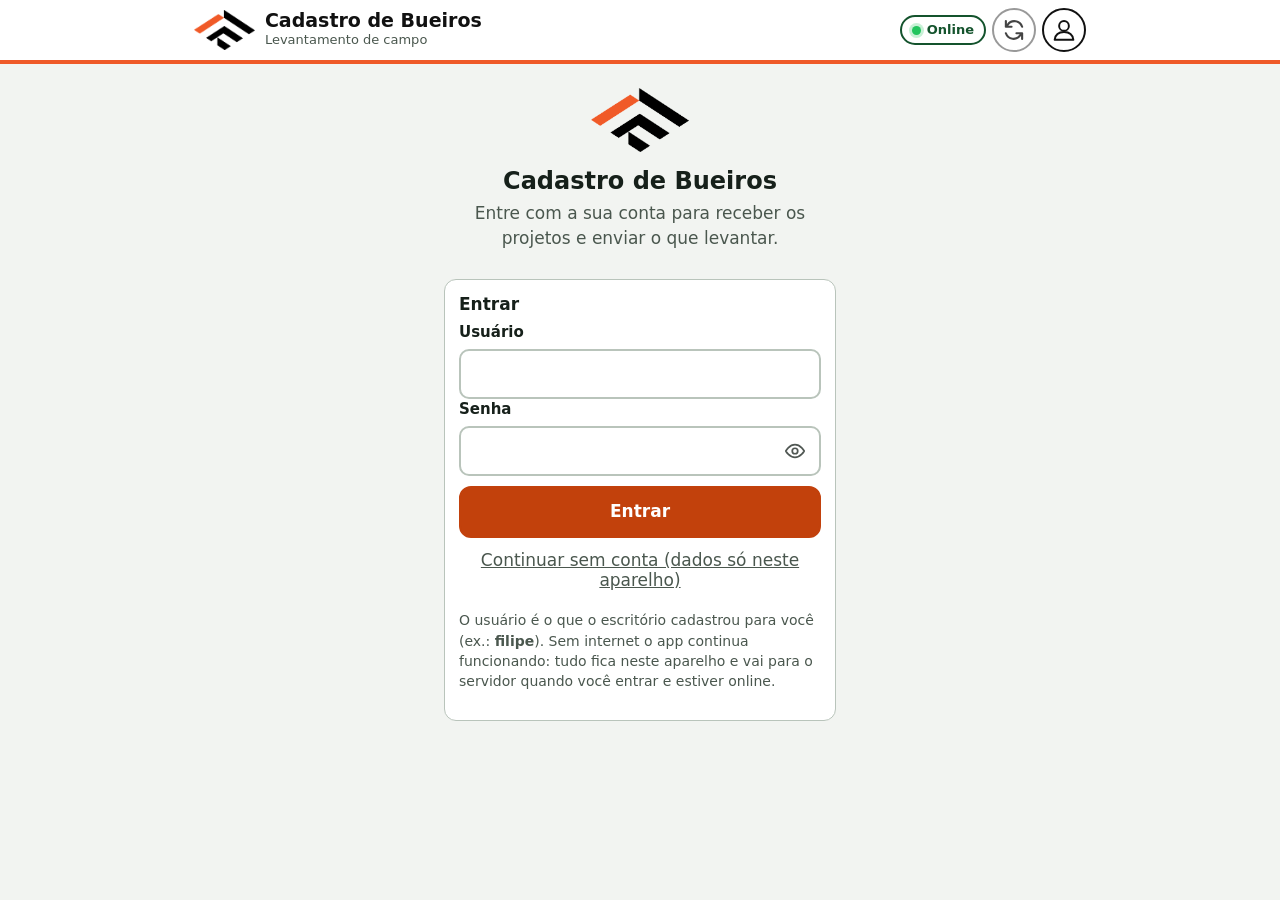
<file: index.html>
<!doctype html>
<html lang="pt-BR">
<head>
  <meta charset="utf-8">
  <meta name="viewport" content="width=device-width, initial-scale=1, viewport-fit=cover">
  <meta name="theme-color" content="#FFFFFF">
  <meta name="mobile-web-app-capable" content="yes">
  <meta name="apple-mobile-web-app-capable" content="yes">
  <link rel="manifest" href="manifest.webmanifest">
  <link rel="icon" href="assets/icon-192.png">
  <link rel="apple-touch-icon" href="assets/icon-192.png">
  <title>Cadastro de Bueiros</title>
  <link rel="stylesheet" href="js/vendor/leaflet/leaflet.css">
  <link rel="stylesheet" href="css/styles.css">
</head>
<body>
  <div id="app">
    <header class="topbar">
      <a class="brand" href="#/" aria-label="Início">
        <img class="brand-logo" src="assets/logo-gfa.png" alt="GFA Engenharia">
        <span class="t"><b>Cadastro de Bueiros</b><small>Levantamento de campo</small></span>
      </a>
      <span class="topo-status"><span id="conn" class="conn" role="status">—</span><button type="button" id="sinc" class="syncbtn off" data-sync="agora" aria-label="Atualizar" title="Atualizar"><svg viewBox="0 0 32 32" fill="none" stroke="currentColor" stroke-width="2.6" stroke-linecap="round" stroke-linejoin="round" aria-hidden="true"><path d="M26 12A10 10 0 0 0 8.2 9.6L6 12M6 5v7h7"/><path d="M6 20a10 10 0 0 0 17.8 2.4L26 20M26 27v-7h-7"/></svg><i class="b" hidden></i></button><a id="conta" class="syncbtn conta" href="#/sync" aria-label="Conta e projeto" title="Conta e projeto"><svg viewBox="0 0 32 32" fill="none" stroke="currentColor" stroke-width="2.4" stroke-linecap="round" stroke-linejoin="round" aria-hidden="true"><circle cx="16" cy="11" r="6"/><path d="M4.5 28c.8-6.3 5.6-9.5 11.5-9.5S26.700 21.700 27.500 28z"/></svg></a></span>
    </header>
    <div id="aviso-update" class="banner update" role="status" hidden>
      Nova versão disponível. <button type="button" id="btn-update" class="btn sm">Atualizar agora</button>
    </div>
    <div id="aviso-storage" class="banner erro" hidden>
      Armazenamento local indisponível neste navegador. Os dados serão perdidos ao fechar a página.
    </div>
    <main id="view"></main>
  </div>

  <div id="actionbar" class="actionbar" hidden></div>
  <div id="modal" class="modal-back" hidden></div>
  <input type="file" id="kmz-file" accept=".kmz,.kml,application/vnd.google-earth.kmz,application/vnd.google-earth.kml+xml,application/octet-stream" hidden>
  <input type="file" id="restore-file" accept=".json,application/json" hidden>
  <input type="file" id="home-file" accept=".txt,.csv,.dat,.xyz,text/*" hidden>
  <div id="toast" class="toast" role="status" aria-live="polite" hidden></div>

  <!-- Scripts clássicos (sem módulos ES) para funcionar também abrindo o arquivo direto, sem servidor. -->
  <script src="js/vendor/supabase.js"></script>
  <script src="js/vendor/leaflet/leaflet.js"></script>
  <script src="js/config.js"></script>
  <script src="js/ui.js"></script>
  <script src="js/codigo.js"></script>
  <script src="js/db.js"></script>
  <script src="js/gps.js"></script>
  <script src="js/modelo.js"></script>
  <script src="js/points.js"></script>
  <script src="js/section-drawing.js"></script>
  <script src="js/prancha.js"></script>
  <script src="js/tin.js"></script>
  <script src="js/folha.js"></script>
  <script src="js/photos.js"></script>
  <script src="js/patologias.js"></script>
  <script src="js/bocas.js"></script>
  <script src="js/formulario.js"></script>
  <script src="js/export.js"></script>
  <script src="js/antt.js"></script>
  <script src="js/hidraulica.js"></script>
  <script src="js/kmz.js"></script>
  <script src="js/conferencias.js"></script>
  <script src="js/mapa.js"></script>
  <script src="js/sync.js"></script>
  <script src="js/app.js"></script>
</body>
</html>
</file>
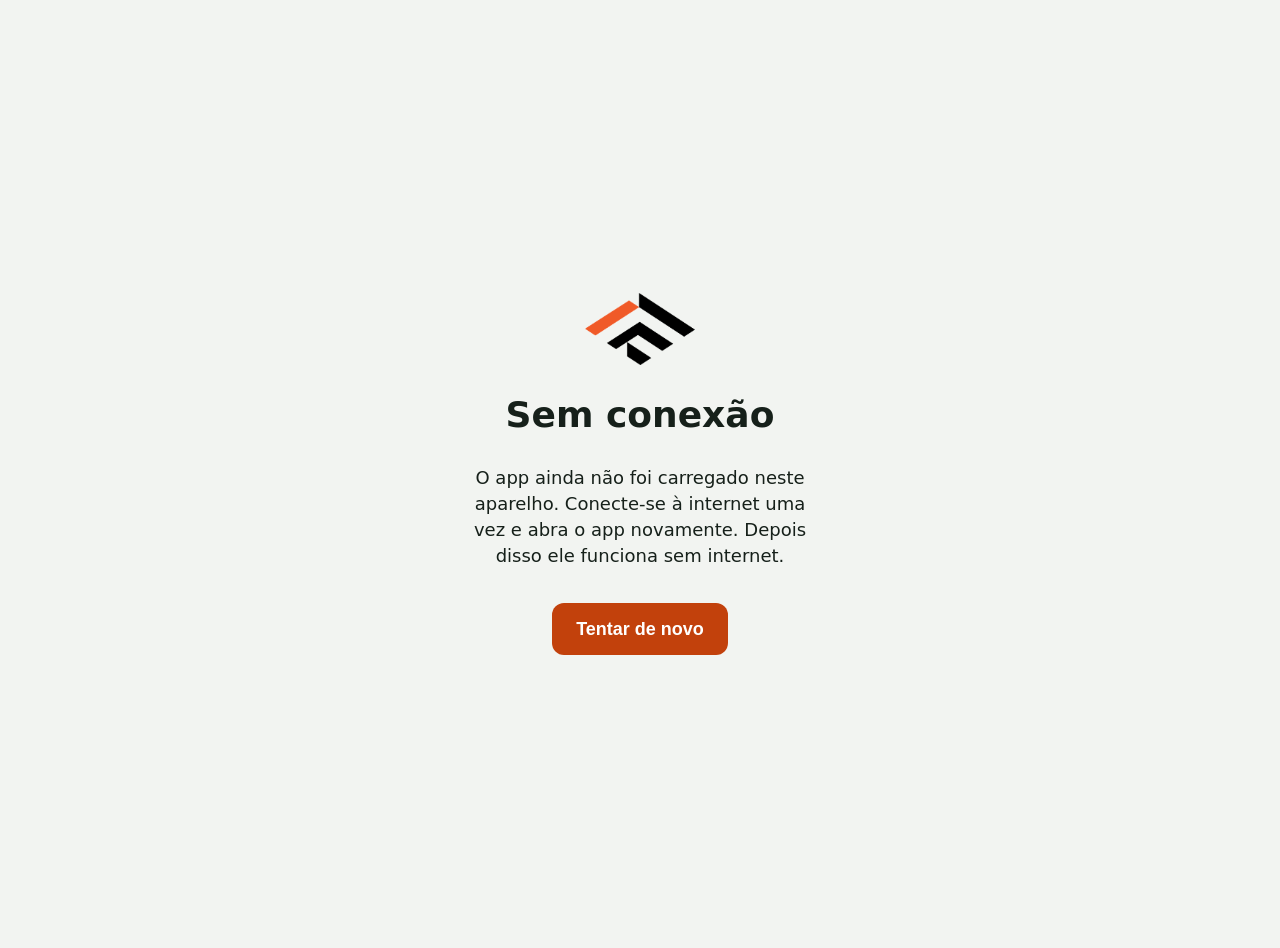
<file: offline.html>
<!doctype html>
<html lang="pt-BR"><head><meta charset="utf-8"><meta name="viewport" content="width=device-width, initial-scale=1"><meta name="theme-color" content="#C2410C">
<title>Sem conexão — Cadastro de Bueiros</title>
<style>body{margin:0;min-height:100vh;display:grid;place-items:center;background:#F2F4F1;color:#16201A;font:18px/1.45 system-ui,Arial,sans-serif;padding:24px;text-align:center}
.c{max-width:360px}.m{width:72px;height:72px;margin:0 auto 16px;border-radius:16px;background:#C2410C;color:#fff;display:grid;place-items:center;font-weight:800;font-size:28px}
button{margin-top:16px;min-height:52px;padding:0 24px;border:0;border-radius:12px;background:#C2410C;color:#fff;font-size:18px;font-weight:700}</style></head>
<body><div class="c"><img src="assets/logo-gfa.png" alt="GFA Engenharia" style="height:72px;margin:0 auto 16px;display:block"><h1>Sem conexão</h1>
<p>O app ainda não foi carregado neste aparelho. Conecte-se à internet uma vez e abra o app novamente. Depois disso ele funciona sem internet.</p>
<button onclick="location.reload()">Tentar de novo</button></div></body></html>
</file>
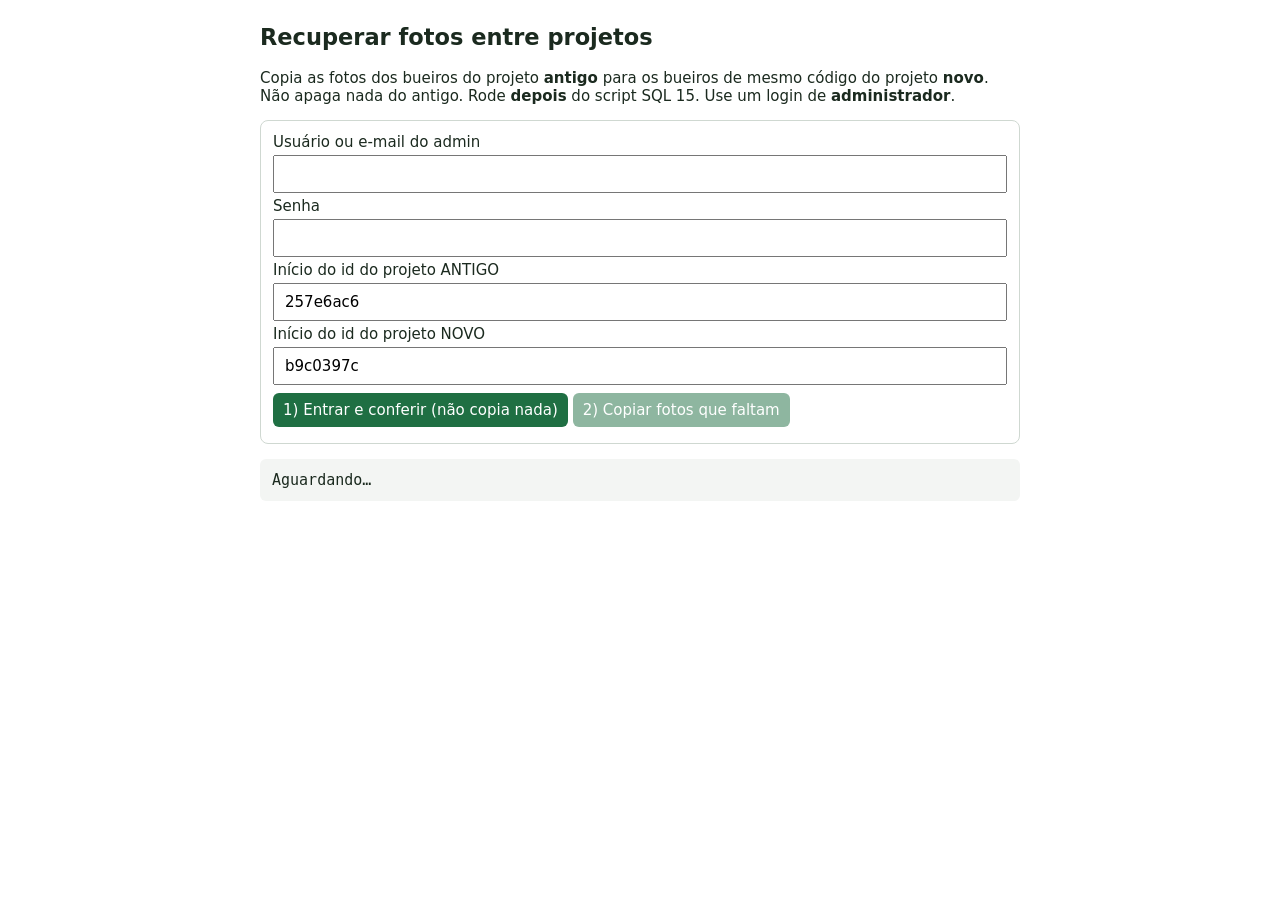
<file: gestao/recuperar-fotos.html>
<!doctype html>
<html lang="pt-BR"><head><meta charset="utf-8"><meta name="viewport" content="width=device-width,initial-scale=1">
<title>Recuperar fotos entre projetos</title>
<style>
body{font:15px system-ui,sans-serif;max-width:760px;margin:24px auto;padding:0 16px;color:#1b2a1f}
input,button{font:inherit;padding:8px 10px;margin:4px 0}input{width:100%;box-sizing:border-box}
button{cursor:pointer;border:0;background:#1f6f43;color:#fff;border-radius:6px}button:disabled{opacity:.5}
pre{background:#f3f5f3;padding:12px;border-radius:6px;white-space:pre-wrap;max-height:380px;overflow:auto}
.box{border:1px solid #cfd8d1;border-radius:8px;padding:12px;margin:12px 0}
</style></head><body>
<h2>Recuperar fotos entre projetos</h2>
<p>Copia as fotos dos bueiros do projeto <b>antigo</b> para os bueiros de mesmo código do projeto <b>novo</b>.
Não apaga nada do antigo. Rode <b>depois</b> do script SQL 15. Use um login de <b>administrador</b>.</p>
<div class="box">
<label>Usuário ou e-mail do admin<input id="u" autocomplete="username"></label>
<label>Senha<input id="s" type="password" autocomplete="current-password"></label>
<label>Início do id do projeto ANTIGO<input id="ant" value="257e6ac6"></label>
<label>Início do id do projeto NOVO<input id="nov" value="b9c0397c"></label>
<button id="b1">1) Entrar e conferir (não copia nada)</button>
<button id="b2" disabled>2) Copiar fotos que faltam</button>
</div>
<pre id="log">Aguardando…</pre>
<script src="../js/vendor/supabase.js"></script>
<script src="../js/config.js"></script>
<script>
const C = window.BU.CONFIG, $ = id => document.getElementById(id);
const sb = window.supabase.createClient(C.SUPABASE_URL, C.SUPABASE_ANON_KEY, { auth: { persistSession: false } });
let plano = [], uid = null, pAnt, pNov;
const log = t => { $('log').textContent += '\n' + t; $('log').scrollTop = 1e9; };
const limpar = () => { $('log').textContent = ''; };
async function projeto(pref) {
  const r = await sb.from('projetos').select('id,nome').order('criado_em');
  if (r.error) throw r.error;
  const m = r.data.filter(p => p.id.startsWith(pref));
  if (m.length !== 1) throw new Error('Projeto "' + pref + '" não encontrado ou ambíguo (' + m.length + ')');
  return m[0];
}
async function todos(q) { // pagina de 1000 em 1000
  let out = [], de = 0;
  for (;;) { const r = await q.range(de, de + 999); if (r.error) throw r.error; out = out.concat(r.data); if (r.data.length < 1000) return out; de += 1000; }
}
$('b1').onclick = async () => {
  limpar(); $('b2').disabled = true;
  try {
    let em = $('u').value.trim(); if (!em.includes('@')) em += '@' + C.USUARIO_DOMINIO;
    const a = await sb.auth.signInWithPassword({ email: em, password: $('s').value });
    if (a.error) throw a.error; uid = a.data.user.id;
    pAnt = await projeto($('ant').value.trim()); pNov = await projeto($('nov').value.trim());
    log('Antigo: ' + pAnt.nome + ' (' + pAnt.id + ')\nNovo:   ' + pNov.nome + ' (' + pNov.id + ')');
    const bA = await todos(sb.from('bueiros').select('id,codigo').eq('projeto_id', pAnt.id).order('id'));
    const bN = await todos(sb.from('bueiros').select('id,codigo').eq('projeto_id', pNov.id).order('id'));
    const fA = await todos(sb.from('fotos').select('id,bueiro_id,storage_path,categoria,legenda,tirada_em,bytes,largura,altura').eq('projeto_id', pAnt.id).order('id'));
    const fN = await todos(sb.from('fotos').select('id,bueiro_id,storage_path').eq('projeto_id', pNov.id).order('id'));
    log('Fotos no antigo: ' + fA.length + ' | fotos no novo: ' + fN.length);
    const novoPorCod = new Map(bN.map(b => [b.codigo, b.id])), codPorAnt = new Map(bA.map(b => [b.id, b.codigo]));
    const jaNovo = new Set(fN.map(f => f.storage_path));
    plano = []; let semPar = 0, jaTem = 0;
    for (const f of fA) {
      const cod = codPorAnt.get(f.bueiro_id), nid = cod && novoPorCod.get(cod);
      if (!nid) { semPar++; continue; }
      const arq = f.storage_path.split('/').pop();
      const destino = pNov.id + '/' + nid + '/' + arq;
      if (jaNovo.has(destino)) { jaTem++; continue; }
      plano.push({ f, nid, destino });
    }
    log('Já existem no novo: ' + jaTem + '\nSem bueiro correspondente no novo (não copia): ' + semPar + '\nA copiar: ' + plano.length);
    $('b2').disabled = plano.length === 0;
  } catch (e) { log('ERRO: ' + (e.message || JSON.stringify(e))); }
};
$('b2').onclick = async () => {
  $('b2').disabled = true; $('b1').disabled = true;
  let ok = 0, falha = 0, i = 0;
  for (const p of plano) {
    i++;
    try {
      let c = await sb.storage.from('fotos').copy(p.f.storage_path, p.destino);
      if (c.error && !/exist|duplicate/i.test(c.error.message || '')) throw c.error;
      const row = { id: crypto.randomUUID(), bueiro_id: p.nid, projeto_id: pNov.id, storage_path: p.destino,
        categoria: p.f.categoria, legenda: p.f.legenda, tirada_em: p.f.tirada_em, bytes: p.f.bytes, largura: p.f.largura, altura: p.f.altura, enviado_por: uid };
      const r = await sb.from('fotos').insert(row);
      if (r.error) throw r.error;
      ok++;
    } catch (e) { falha++; log('Falhou ' + p.f.storage_path + ': ' + (e.message || JSON.stringify(e))); }
    if (i % 20 === 0) log('Progresso ' + i + '/' + plano.length);
  }
  log('\nConcluído. Copiadas: ' + ok + ' | falhas: ' + falha + (falha ? ' (rode a conferência e copie de novo: ele pula as já feitas)' : ''));
  $('b1').disabled = false;
};
</script></body></html>
</file>
<file: js/vendor/leaflet/leaflet.css>
/* required styles */

.leaflet-pane,
.leaflet-tile,
.leaflet-marker-icon,
.leaflet-marker-shadow,
.leaflet-tile-container,
.leaflet-pane > svg,
.leaflet-pane > canvas,
.leaflet-zoom-box,
.leaflet-image-layer,
.leaflet-layer {
	position: absolute;
	left: 0;
	top: 0;
	}
.leaflet-container {
	overflow: hidden;
	}
.leaflet-tile,
.leaflet-marker-icon,
.leaflet-marker-shadow {
	-webkit-user-select: none;
	   -moz-user-select: none;
	        user-select: none;
	  -webkit-user-drag: none;
	}
/* Prevents IE11 from highlighting tiles in blue */
.leaflet-tile::selection {
	background: transparent;
}
/* Safari renders non-retina tile on retina better with this, but Chrome is worse */
.leaflet-safari .leaflet-tile {
	image-rendering: -webkit-optimize-contrast;
	}
/* hack that prevents hw layers "stretching" when loading new tiles */
.leaflet-safari .leaflet-tile-container {
	width: 1600px;
	height: 1600px;
	-webkit-transform-origin: 0 0;
	}
.leaflet-marker-icon,
.leaflet-marker-shadow {
	display: block;
	}
/* .leaflet-container svg: reset svg max-width decleration shipped in Joomla! (joomla.org) 3.x */
/* .leaflet-container img: map is broken in FF if you have max-width: 100% on tiles */
.leaflet-container .leaflet-overlay-pane svg {
	max-width: none !important;
	max-height: none !important;
	}
.leaflet-container .leaflet-marker-pane img,
.leaflet-container .leaflet-shadow-pane img,
.leaflet-container .leaflet-tile-pane img,
.leaflet-container img.leaflet-image-layer,
.leaflet-container .leaflet-tile {
	max-width: none !important;
	max-height: none !important;
	width: auto;
	padding: 0;
	}

.leaflet-container img.leaflet-tile {
	/* See: https://bugs.chromium.org/p/chromium/issues/detail?id=600120 */
	mix-blend-mode: plus-lighter;
}

.leaflet-container.leaflet-touch-zoom {
	-ms-touch-action: pan-x pan-y;
	touch-action: pan-x pan-y;
	}
.leaflet-container.leaflet-touch-drag {
	-ms-touch-action: pinch-zoom;
	/* Fallback for FF which doesn't support pinch-zoom */
	touch-action: none;
	touch-action: pinch-zoom;
}
.leaflet-container.leaflet-touch-drag.leaflet-touch-zoom {
	-ms-touch-action: none;
	touch-action: none;
}
.leaflet-container {
	-webkit-tap-highlight-color: transparent;
}
.leaflet-container a {
	-webkit-tap-highlight-color: rgba(51, 181, 229, 0.4);
}
.leaflet-tile {
	filter: inherit;
	visibility: hidden;
	}
.leaflet-tile-loaded {
	visibility: inherit;
	}
.leaflet-zoom-box {
	width: 0;
	height: 0;
	-moz-box-sizing: border-box;
	     box-sizing: border-box;
	z-index: 800;
	}
/* workaround for https://bugzilla.mozilla.org/show_bug.cgi?id=888319 */
.leaflet-overlay-pane svg {
	-moz-user-select: none;
	}

.leaflet-pane         { z-index: 400; }

.leaflet-tile-pane    { z-index: 200; }
.leaflet-overlay-pane { z-index: 400; }
.leaflet-shadow-pane  { z-index: 500; }
.leaflet-marker-pane  { z-index: 600; }
.leaflet-tooltip-pane   { z-index: 650; }
.leaflet-popup-pane   { z-index: 700; }

.leaflet-map-pane canvas { z-index: 100; }
.leaflet-map-pane svg    { z-index: 200; }

.leaflet-vml-shape {
	width: 1px;
	height: 1px;
	}
.lvml {
	behavior: url(#default#VML);
	display: inline-block;
	position: absolute;
	}


/* control positioning */

.leaflet-control {
	position: relative;
	z-index: 800;
	pointer-events: visiblePainted; /* IE 9-10 doesn't have auto */
	pointer-events: auto;
	}
.leaflet-top,
.leaflet-bottom {
	position: absolute;
	z-index: 1000;
	pointer-events: none;
	}
.leaflet-top {
	top: 0;
	}
.leaflet-right {
	right: 0;
	}
.leaflet-bottom {
	bottom: 0;
	}
.leaflet-left {
	left: 0;
	}
.leaflet-control {
	float: left;
	clear: both;
	}
.leaflet-right .leaflet-control {
	float: right;
	}
.leaflet-top .leaflet-control {
	margin-top: 10px;
	}
.leaflet-bottom .leaflet-control {
	margin-bottom: 10px;
	}
.leaflet-left .leaflet-control {
	margin-left: 10px;
	}
.leaflet-right .leaflet-control {
	margin-right: 10px;
	}


/* zoom and fade animations */

.leaflet-fade-anim .leaflet-popup {
	opacity: 0;
	-webkit-transition: opacity 0.2s linear;
	   -moz-transition: opacity 0.2s linear;
	        transition: opacity 0.2s linear;
	}
.leaflet-fade-anim .leaflet-map-pane .leaflet-popup {
	opacity: 1;
	}
.leaflet-zoom-animated {
	-webkit-transform-origin: 0 0;
	    -ms-transform-origin: 0 0;
	        transform-origin: 0 0;
	}
svg.leaflet-zoom-animated {
	will-change: transform;
}

.leaflet-zoom-anim .leaflet-zoom-animated {
	-webkit-transition: -webkit-transform 0.25s cubic-bezier(0,0,0.25,1);
	   -moz-transition:    -moz-transform 0.25s cubic-bezier(0,0,0.25,1);
	        transition:         transform 0.25s cubic-bezier(0,0,0.25,1);
	}
.leaflet-zoom-anim .leaflet-tile,
.leaflet-pan-anim .leaflet-tile {
	-webkit-transition: none;
	   -moz-transition: none;
	        transition: none;
	}

.leaflet-zoom-anim .leaflet-zoom-hide {
	visibility: hidden;
	}


/* cursors */

.leaflet-interactive {
	cursor: pointer;
	}
.leaflet-grab {
	cursor: -webkit-grab;
	cursor:    -moz-grab;
	cursor:         grab;
	}
.leaflet-crosshair,
.leaflet-crosshair .leaflet-interactive {
	cursor: crosshair;
	}
.leaflet-popup-pane,
.leaflet-control {
	cursor: auto;
	}
.leaflet-dragging .leaflet-grab,
.leaflet-dragging .leaflet-grab .leaflet-interactive,
.leaflet-dragging .leaflet-marker-draggable {
	cursor: move;
	cursor: -webkit-grabbing;
	cursor:    -moz-grabbing;
	cursor:         grabbing;
	}

/* marker & overlays interactivity */
.leaflet-marker-icon,
.leaflet-marker-shadow,
.leaflet-image-layer,
.leaflet-pane > svg path,
.leaflet-tile-container {
	pointer-events: none;
	}

.leaflet-marker-icon.leaflet-interactive,
.leaflet-image-layer.leaflet-interactive,
.leaflet-pane > svg path.leaflet-interactive,
svg.leaflet-image-layer.leaflet-interactive path {
	pointer-events: visiblePainted; /* IE 9-10 doesn't have auto */
	pointer-events: auto;
	}

/* visual tweaks */

.leaflet-container {
	background: #ddd;
	outline-offset: 1px;
	}
.leaflet-container a {
	color: #0078A8;
	}
.leaflet-zoom-box {
	border: 2px dotted #38f;
	background: rgba(255,255,255,0.5);
	}


/* general typography */
.leaflet-container {
	font-family: "Helvetica Neue", Arial, Helvetica, sans-serif;
	font-size: 12px;
	font-size: 0.75rem;
	line-height: 1.5;
	}


/* general toolbar styles */

.leaflet-bar {
	box-shadow: 0 1px 5px rgba(0,0,0,0.65);
	border-radius: 4px;
	}
.leaflet-bar a {
	background-color: #fff;
	border-bottom: 1px solid #ccc;
	width: 26px;
	height: 26px;
	line-height: 26px;
	display: block;
	text-align: center;
	text-decoration: none;
	color: black;
	}
.leaflet-bar a,
.leaflet-control-layers-toggle {
	background-position: 50% 50%;
	background-repeat: no-repeat;
	display: block;
	}
.leaflet-bar a:hover,
.leaflet-bar a:focus {
	background-color: #f4f4f4;
	}
.leaflet-bar a:first-child {
	border-top-left-radius: 4px;
	border-top-right-radius: 4px;
	}
.leaflet-bar a:last-child {
	border-bottom-left-radius: 4px;
	border-bottom-right-radius: 4px;
	border-bottom: none;
	}
.leaflet-bar a.leaflet-disabled {
	cursor: default;
	background-color: #f4f4f4;
	color: #bbb;
	}

.leaflet-touch .leaflet-bar a {
	width: 30px;
	height: 30px;
	line-height: 30px;
	}
.leaflet-touch .leaflet-bar a:first-child {
	border-top-left-radius: 2px;
	border-top-right-radius: 2px;
	}
.leaflet-touch .leaflet-bar a:last-child {
	border-bottom-left-radius: 2px;
	border-bottom-right-radius: 2px;
	}

/* zoom control */

.leaflet-control-zoom-in,
.leaflet-control-zoom-out {
	font: bold 18px 'Lucida Console', Monaco, monospace;
	text-indent: 1px;
	}

.leaflet-touch .leaflet-control-zoom-in, .leaflet-touch .leaflet-control-zoom-out  {
	font-size: 22px;
	}


/* layers control */

.leaflet-control-layers {
	box-shadow: 0 1px 5px rgba(0,0,0,0.4);
	background: #fff;
	border-radius: 5px;
	}
.leaflet-control-layers-toggle {
	background-image: url(images/layers.png);
	width: 36px;
	height: 36px;
	}
.leaflet-retina .leaflet-control-layers-toggle {
	background-image: url(images/layers-2x.png);
	background-size: 26px 26px;
	}
.leaflet-touch .leaflet-control-layers-toggle {
	width: 44px;
	height: 44px;
	}
.leaflet-control-layers .leaflet-control-layers-list,
.leaflet-control-layers-expanded .leaflet-control-layers-toggle {
	display: none;
	}
.leaflet-control-layers-expanded .leaflet-control-layers-list {
	display: block;
	position: relative;
	}
.leaflet-control-layers-expanded {
	padding: 6px 10px 6px 6px;
	color: #333;
	background: #fff;
	}
.leaflet-control-layers-scrollbar {
	overflow-y: scroll;
	overflow-x: hidden;
	padding-right: 5px;
	}
.leaflet-control-layers-selector {
	margin-top: 2px;
	position: relative;
	top: 1px;
	}
.leaflet-control-layers label {
	display: block;
	font-size: 13px;
	font-size: 1.08333em;
	}
.leaflet-control-layers-separator {
	height: 0;
	border-top: 1px solid #ddd;
	margin: 5px -10px 5px -6px;
	}

/* Default icon URLs */
.leaflet-default-icon-path { /* used only in path-guessing heuristic, see L.Icon.Default */
	background-image: url(images/marker-icon.png);
	}


/* attribution and scale controls */

.leaflet-container .leaflet-control-attribution {
	background: #fff;
	background: rgba(255, 255, 255, 0.8);
	margin: 0;
	}
.leaflet-control-attribution,
.leaflet-control-scale-line {
	padding: 0 5px;
	color: #333;
	line-height: 1.4;
	}
.leaflet-control-attribution a {
	text-decoration: none;
	}
.leaflet-control-attribution a:hover,
.leaflet-control-attribution a:focus {
	text-decoration: underline;
	}
.leaflet-attribution-flag {
	display: inline !important;
	vertical-align: baseline !important;
	width: 1em;
	height: 0.6669em;
	}
.leaflet-left .leaflet-control-scale {
	margin-left: 5px;
	}
.leaflet-bottom .leaflet-control-scale {
	margin-bottom: 5px;
	}
.leaflet-control-scale-line {
	border: 2px solid #777;
	border-top: none;
	line-height: 1.1;
	padding: 2px 5px 1px;
	white-space: nowrap;
	-moz-box-sizing: border-box;
	     box-sizing: border-box;
	background: rgba(255, 255, 255, 0.8);
	text-shadow: 1px 1px #fff;
	}
.leaflet-control-scale-line:not(:first-child) {
	border-top: 2px solid #777;
	border-bottom: none;
	margin-top: -2px;
	}
.leaflet-control-scale-line:not(:first-child):not(:last-child) {
	border-bottom: 2px solid #777;
	}

.leaflet-touch .leaflet-control-attribution,
.leaflet-touch .leaflet-control-layers,
.leaflet-touch .leaflet-bar {
	box-shadow: none;
	}
.leaflet-touch .leaflet-control-layers,
.leaflet-touch .leaflet-bar {
	border: 2px solid rgba(0,0,0,0.2);
	background-clip: padding-box;
	}


/* popup */

.leaflet-popup {
	position: absolute;
	text-align: center;
	margin-bottom: 20px;
	}
.leaflet-popup-content-wrapper {
	padding: 1px;
	text-align: left;
	border-radius: 12px;
	}
.leaflet-popup-content {
	margin: 13px 24px 13px 20px;
	line-height: 1.3;
	font-size: 13px;
	font-size: 1.08333em;
	min-height: 1px;
	}
.leaflet-popup-content p {
	margin: 17px 0;
	margin: 1.3em 0;
	}
.leaflet-popup-tip-container {
	width: 40px;
	height: 20px;
	position: absolute;
	left: 50%;
	margin-top: -1px;
	margin-left: -20px;
	overflow: hidden;
	pointer-events: none;
	}
.leaflet-popup-tip {
	width: 17px;
	height: 17px;
	padding: 1px;

	margin: -10px auto 0;
	pointer-events: auto;

	-webkit-transform: rotate(45deg);
	   -moz-transform: rotate(45deg);
	    -ms-transform: rotate(45deg);
	        transform: rotate(45deg);
	}
.leaflet-popup-content-wrapper,
.leaflet-popup-tip {
	background: white;
	color: #333;
	box-shadow: 0 3px 14px rgba(0,0,0,0.4);
	}
.leaflet-container a.leaflet-popup-close-button {
	position: absolute;
	top: 0;
	right: 0;
	border: none;
	text-align: center;
	width: 24px;
	height: 24px;
	font: 16px/24px Tahoma, Verdana, sans-serif;
	color: #757575;
	text-decoration: none;
	background: transparent;
	}
.leaflet-container a.leaflet-popup-close-button:hover,
.leaflet-container a.leaflet-popup-close-button:focus {
	color: #585858;
	}
.leaflet-popup-scrolled {
	overflow: auto;
	}

.leaflet-oldie .leaflet-popup-content-wrapper {
	-ms-zoom: 1;
	}
.leaflet-oldie .leaflet-popup-tip {
	width: 24px;
	margin: 0 auto;

	-ms-filter: "progid:DXImageTransform.Microsoft.Matrix(M11=0.70710678, M12=0.70710678, M21=-0.70710678, M22=0.70710678)";
	filter: progid:DXImageTransform.Microsoft.Matrix(M11=0.70710678, M12=0.70710678, M21=-0.70710678, M22=0.70710678);
	}

.leaflet-oldie .leaflet-control-zoom,
.leaflet-oldie .leaflet-control-layers,
.leaflet-oldie .leaflet-popup-content-wrapper,
.leaflet-oldie .leaflet-popup-tip {
	border: 1px solid #999;
	}


/* div icon */

.leaflet-div-icon {
	background: #fff;
	border: 1px solid #666;
	}


/* Tooltip */
/* Base styles for the element that has a tooltip */
.leaflet-tooltip {
	position: absolute;
	padding: 6px;
	background-color: #fff;
	border: 1px solid #fff;
	border-radius: 3px;
	color: #222;
	white-space: nowrap;
	-webkit-user-select: none;
	-moz-user-select: none;
	-ms-user-select: none;
	user-select: none;
	pointer-events: none;
	box-shadow: 0 1px 3px rgba(0,0,0,0.4);
	}
.leaflet-tooltip.leaflet-interactive {
	cursor: pointer;
	pointer-events: auto;
	}
.leaflet-tooltip-top:before,
.leaflet-tooltip-bottom:before,
.leaflet-tooltip-left:before,
.leaflet-tooltip-right:before {
	position: absolute;
	pointer-events: none;
	border: 6px solid transparent;
	background: transparent;
	content: "";
	}

/* Directions */

.leaflet-tooltip-bottom {
	margin-top: 6px;
}
.leaflet-tooltip-top {
	margin-top: -6px;
}
.leaflet-tooltip-bottom:before,
.leaflet-tooltip-top:before {
	left: 50%;
	margin-left: -6px;
	}
.leaflet-tooltip-top:before {
	bottom: 0;
	margin-bottom: -12px;
	border-top-color: #fff;
	}
.leaflet-tooltip-bottom:before {
	top: 0;
	margin-top: -12px;
	margin-left: -6px;
	border-bottom-color: #fff;
	}
.leaflet-tooltip-left {
	margin-left: -6px;
}
.leaflet-tooltip-right {
	margin-left: 6px;
}
.leaflet-tooltip-left:before,
.leaflet-tooltip-right:before {
	top: 50%;
	margin-top: -6px;
	}
.leaflet-tooltip-left:before {
	right: 0;
	margin-right: -12px;
	border-left-color: #fff;
	}
.leaflet-tooltip-right:before {
	left: 0;
	margin-left: -12px;
	border-right-color: #fff;
	}

/* Printing */

@media print {
	/* Prevent printers from removing background-images of controls. */
	.leaflet-control {
		-webkit-print-color-adjust: exact;
		print-color-adjust: exact;
		}
	}
</file>
<file: css/styles.css>
/* styles.css — layout mobile para uso em campo (alto contraste, alvos de toque grandes).
   Paleta herdada do HTML anterior (verde de placa + amarelo de advertência).
   Fontes do sistema: o arquivo antigo carregava Google Fonts, o que falha sem internet. */
:root {
  --bg: #F2F4F1; --surface: #FFFFFF; --surface-2: #E6EBE5; --fg: #16201A; --muted: #4A574E; --line: #B9C4BB;
  --accent: #C2410C; --accent-ink: #FFFFFF; --accent-soft: #FBE3D8; --marca: #EF5A28; --sign: #F0B400;
  --danger: #B42318; --warn: #7A4F00; --warn-bg: #FFF0C2; --err-bg: #FDE4E1;
  --r: 12px; --bar-h: 76px;
  --font: system-ui, -apple-system, "Segoe UI", Roboto, Arial, sans-serif;
}
* { box-sizing: border-box; }
html, body { margin: 0; }
body { background: var(--bg); color: var(--fg); font: 17px/1.45 var(--font); -webkit-tap-highlight-color: transparent; }
button, input, select, textarea { font: inherit; color: inherit; }
h1, h2, h3 { margin: 0; line-height: 1.2; }
h1 { font-size: 24px; } h3 { font-size: 17px; margin-bottom: 8px; }
.muted { color: var(--muted); } .small { font-size: 14px; }
:focus-visible { outline: 3px solid var(--sign); outline-offset: 2px; }
[hidden] { display: none !important; }

/* barra superior */
.topbar { position: sticky; top: 0; z-index: 50; display: flex; align-items: center; gap: 10px; padding: calc(8px + env(safe-area-inset-top, 0px)) 14px 8px; background: #FFFFFF; color: #111111; border-bottom: 4px solid var(--marca); min-height: 62px; }
.brand-logo { height: 40px; width: auto; flex: none; display: block; }
.brand { display: flex; align-items: center; gap: 10px; color: inherit; text-decoration: none; min-width: 0; flex: 1; }
.mark { width: 40px; height: 34px; flex: none; display: grid; place-items: center; border: 2px solid currentColor; border-radius: 6px; font-weight: 800; font-size: 14px; letter-spacing: .04em; }
.t { display: flex; flex-direction: column; min-width: 0; }
.t b { font-size: 19px; line-height: 1.1; white-space: nowrap; overflow: hidden; text-overflow: ellipsis; }
.t small { font-size: 13px; color: var(--muted); }
.conn { flex: none; font-size: 13px; font-weight: 700; padding: 4px 10px; border-radius: 999px; border: 2px solid currentColor; }
.conn.off { background: var(--sign); color: #1E1A06; border-color: var(--sign); }
.banner { padding: 10px 16px; font-weight: 600; } .banner.erro { background: var(--err-bg); color: var(--danger); }

/* páginas */
.page { max-width: 920px; margin: 0 auto; padding: 16px 14px calc(var(--bar-h) + 28px + env(safe-area-inset-bottom, 0px)); display: flex; flex-direction: column; gap: 14px; }
.page-head { display: flex; align-items: center; justify-content: space-between; gap: 10px; }
.card { background: var(--surface); border: 1px solid var(--line); border-radius: var(--r); padding: 14px; }
.card.nota { background: var(--accent-soft); border-color: var(--accent); }
.card.nota p { margin: 6px 0 0; }
.vazio { text-align: center; color: var(--muted); display: flex; flex-direction: column; gap: 12px; align-items: center; }

/* botões */
.btn { min-height: 52px; padding: 0 16px; border-radius: var(--r); border: 2px solid var(--accent); background: var(--surface); color: var(--accent); font-weight: 700; font-size: 17px; cursor: pointer; display: inline-flex; flex-direction: column; align-items: center; justify-content: center; line-height: 1.2; }
.btn small { font-weight: 500; font-size: 13px; opacity: .85; }
.btn.primary { background: var(--accent); color: var(--accent-ink); }
.btn.danger { border-color: var(--danger); color: var(--danger); }
.btn.danger-fill { background: var(--danger); border-color: var(--danger); color: #fff; }
.btn.sm { min-height: 44px; padding: 0 14px; font-size: 16px; }
.btn:disabled { opacity: .45; cursor: not-allowed; }
.btn:active:not(:disabled) { transform: translateY(1px); }
.row { display: flex; gap: 10px; flex-wrap: wrap; } .row > .btn { flex: 1; }

/* início */
.hero h1 { margin-bottom: 4px; }
.stats { display: grid; grid-template-columns: 1fr 1fr; gap: 10px; margin-top: 14px; }
.stats div { background: var(--surface-2); border-radius: 10px; padding: 10px 12px; display: flex; flex-direction: column; }
.stats b { font-size: 24px; } .stats span { font-size: 14px; color: var(--muted); }
.menu { display: flex; flex-direction: column; gap: 12px; }
.btn.big { min-height: 64px; font-size: 19px; }

/* lista */
.busca { width: 100%; min-height: 48px; padding: 0 14px; font-size: 16px; border: 2px solid var(--line); border-radius: var(--r); background: var(--surface); }
#itens { display: flex; flex-direction: column; gap: 12px; }
.lev { display: flex; flex-direction: column; gap: 6px; }
.lev-top { display: flex; justify-content: space-between; align-items: center; gap: 8px; }
.lev-top b { font-size: 19px; overflow-wrap: anywhere; }
.lev .row { margin-top: 6px; }
.chip { font-size: 13px; font-weight: 700; padding: 3px 10px; border-radius: 999px; white-space: nowrap; background: var(--surface-2); }
.chip.rascunho, .chip.pendente { background: var(--warn-bg); color: var(--warn); }
.chip.concluido, .chip.salvo { background: var(--accent-soft); color: var(--accent); }
.chip.erro { background: var(--err-bg); color: var(--danger); }

/* formulário em etapas */
.resumo { position: sticky; top: calc(58px + env(safe-area-inset-top, 0px)); z-index: 40; display: flex; justify-content: space-between; align-items: center; gap: 10px; background: var(--surface); border: 1px solid var(--line); border-radius: var(--r); padding: 10px 12px; }
.r-txt { display: flex; flex-direction: column; min-width: 0; }
.r-txt b { overflow: hidden; text-overflow: ellipsis; white-space: nowrap; }
.r-txt span { font-size: 14px; color: var(--muted); overflow: hidden; text-overflow: ellipsis; white-space: nowrap; }
.steps { display: flex; gap: 4px; }
.seg { flex: 1; height: 44px; border: 0; background: none; padding: 0; display: grid; place-items: center; cursor: pointer; }
.seg span { display: block; width: 100%; height: 8px; border-radius: 4px; background: var(--line); }
.seg.feito span { background: var(--accent); opacity: .55; }
.seg.atual span { background: var(--accent); height: 12px; }
.step-title { display: flex; flex-direction: column; gap: 2px; }
.step-title span { font-size: 14px; color: var(--muted); font-weight: 700; text-transform: uppercase; letter-spacing: .04em; }
.grid { display: grid; grid-template-columns: 1fr 1fr; gap: 14px 12px; align-items: end; }
.f { grid-column: 1 / -1; display: flex; flex-direction: column; gap: 5px; }
.f.half { grid-column: auto; }
.grp { grid-column: 1 / -1; margin: 8px 0 0; padding-top: 10px; border-top: 1px solid var(--line); color: var(--accent); }
.grid > .grp:first-child { margin-top: 0; padding-top: 0; border-top: 0; }
label { font-weight: 600; font-size: 15px; }
.req { color: var(--danger); }
input[type=text], input[type=password], input[type=search], input[type=date], input[type=time], select, textarea {
  width: 100%; min-height: 50px; padding: 8px 12px; font-size: 16px; background: var(--surface); border: 2px solid var(--line); border-radius: 10px; }
textarea { resize: vertical; min-height: 90px; }
input:focus, select:focus, textarea:focus { border-color: var(--accent); outline: none; box-shadow: 0 0 0 3px var(--accent-soft); }
.invalido { border-color: var(--danger) !important; background: var(--err-bg); }
.err { color: var(--danger); font-size: 14px; font-weight: 600; }
.unitwrap { display: flex; align-items: center; gap: 6px; }
.unit { flex: none; min-width: 26px; font-weight: 700; color: var(--muted); }

/* revisão */
.kv { display: flex; justify-content: space-between; gap: 12px; padding: 6px 0; border-bottom: 1px dashed var(--line); }
.kv:last-of-type { border-bottom: 0; }
.kv span { color: var(--muted); } .kv b { text-align: right; overflow-wrap: anywhere; }
.croqui-ph { margin-top: 10px; padding: 18px; text-align: center; color: var(--muted); border: 2px dashed var(--line); border-radius: 10px; }
.pend { display: flex; align-items: center; justify-content: space-between; gap: 10px; padding: 8px 10px; margin-bottom: 8px; border-radius: 10px; background: var(--warn-bg); }
.pend.erro { background: var(--err-bg); }

/* barra fixa inferior */
.actionbar { position: fixed; left: 0; right: 0; bottom: 0; z-index: 60; display: flex; gap: 10px; padding: 10px 14px calc(10px + env(safe-area-inset-bottom, 0px)); background: var(--surface); border-top: 2px solid var(--line); }
.actionbar .btn { flex: 1; } .actionbar .btn.grow { flex: 2; }

/* modal e aviso */
.modal-back { position: fixed; inset: 0; z-index: 100; background: rgba(10, 20, 14, .6); display: grid; place-items: center; padding: 20px; }
.modal { width: 100%; max-width: 420px; background: var(--surface); border-radius: 16px; padding: 20px; display: flex; flex-direction: column; gap: 12px; }
.modal p { margin: 0; }
.toast { position: fixed; left: 50%; transform: translateX(-50%); bottom: calc(var(--bar-h) + 16px + env(safe-area-inset-bottom, 0px)); z-index: 120; max-width: calc(100% - 28px); background: #16201A; color: #fff; padding: 12px 18px; border-radius: 12px; font-weight: 600; text-align: center; }
.toast.erro { background: var(--danger); } .toast.aviso { background: var(--warn); }

@media (min-width: 560px) { .grid { grid-template-columns: repeat(4, 1fr); } .f.half { grid-column: span 2; } }
@media (prefers-reduced-motion: reduce) { * { transition: none !important; } }

/* ===== Fases 2 a 4: GPS, pontos, seção e fotos ===== */
.gps-status { min-height: 0; font-weight: 600; color: var(--accent); }
.gps-status:not(:empty) { margin: 8px 0; padding: 8px 10px; border-radius: 10px; background: var(--accent-soft); }
.gps-status.erro { background: var(--err-bg); color: var(--danger); }
.chip.erro, .chip.salvo, .chip.rascunho { white-space: normal; }
.card.gps .btn { width: 100%; margin-top: 8px; }
.modal .col { display: flex; flex-direction: column; gap: 10px; }
.modal-corpo { max-height: 50vh; overflow: auto; }
.modal-corpo p { margin: 0 0 8px; }
.ruins { font-size: 14px; background: var(--err-bg); border-radius: 10px; padding: 8px 10px; display: flex; flex-direction: column; gap: 6px; }
.modal input { width: 100%; min-height: 50px; padding: 8px 12px; font-size: 16px; border: 2px solid var(--line); border-radius: 10px; }
.mono { font-family: ui-monospace, Menlo, Consolas, monospace; }

.lista-pt { display: flex; flex-direction: column; gap: 12px; }
.pt-top { display: flex; align-items: center; gap: 8px; flex-wrap: wrap; }
.pt-top b { font-size: 18px; margin-right: auto; }
.pt-xyz { display: flex; flex-wrap: wrap; gap: 4px 16px; margin: 6px 0; font-size: 15px; }
.pt .row { margin-top: 8px; }
.editor { border: 2px solid var(--accent); }
select[data-pt-filtro] { flex: 1; min-height: 44px; border: 2px solid var(--line); border-radius: 10px; padding: 0 10px; background: var(--surface); font-size: 16px; }

.seg-tools { display: flex; gap: 6px; margin-bottom: 10px; }
.seg-tools button { flex: 1; min-height: 46px; border: 2px solid var(--line); background: var(--surface); border-radius: 10px; font-weight: 700; font-size: 16px; }
.seg-tools button[aria-pressed="true"] { background: var(--accent); border-color: var(--accent); color: #fff; }
#croqui-wrap { border: 2px solid var(--line); border-radius: 10px; overflow: hidden; background: #fff; }
#croqui svg, .croqui-mini svg { display: block; width: 100%; height: auto; }
.modo-riscar #croqui svg { touch-action: none; cursor: crosshair; }
.modo-anotar #croqui svg { cursor: copy; }
.croqui-mini { margin-top: 10px; border: 1px solid var(--line); border-radius: 10px; overflow: hidden; }
.croqui-card .row { margin-top: 8px; }

.foto { display: flex; gap: 12px; align-items: flex-start; }
.foto .thumb { width: 108px; height: 108px; object-fit: cover; border-radius: 10px; background: var(--surface-2); flex: none; }
.foto-corpo { flex: 1; min-width: 0; display: flex; flex-direction: column; gap: 6px; }
.foto-corpo select, .foto-corpo input { width: 100%; min-height: 46px; padding: 6px 10px; font-size: 16px; border: 2px solid var(--line); border-radius: 10px; background: var(--surface); }
.foto-grande { width: 100%; max-height: 60vh; object-fit: contain; border-radius: 8px; }
@media (max-width: 380px) { .foto { flex-direction: column; } .foto .thumb { width: 100%; height: 180px; } }

/* ===== Fase 4 e 5: exportação e atualização do app ===== */
.col2 { display: grid; grid-template-columns: 1fr 1fr; gap: 10px; }
.col2 .btn { min-height: 56px; text-align: center; }
.banner.update { display: flex; align-items: center; justify-content: space-between; gap: 10px; background: var(--sign); color: #1E1A06; }

/* câmera ao vivo */
.cam-overlay { position: fixed; inset: 0; z-index: 200; background: #000; display: flex; flex-direction: column; }
.cam-overlay video { flex: 1; min-height: 0; width: 100%; object-fit: contain; background: #000; }
.cam-bar { display: flex; gap: 10px; padding: 12px 14px calc(12px + env(safe-area-inset-bottom, 0px)); background: #111; }
.cam-bar .btn { flex: 1; } .cam-bar .cam-shot { flex: 2; min-height: 60px; font-size: 19px; }

/* ===== Importação do cadastro (KMZ) e lista filtrável ===== */
.chip.avistoriar { background: #DCE8FB; color: #0B3D91; }
.filtros { display: flex; gap: 8px; overflow-x: auto; padding-bottom: 2px; }
.fchip { flex: none; min-height: 44px; padding: 0 14px; border: 2px solid var(--line); background: var(--surface); border-radius: 999px; font-weight: 700; font-size: 15px; }
.fchip span { margin-left: 4px; color: var(--muted); font-weight: 600; }
.fchip[aria-pressed="true"] { background: var(--accent); border-color: var(--accent); color: #fff; }
.fchip[aria-pressed="true"] span { color: #fff; }
.lev .row a.btn { text-decoration: none; }
.card.gps a.btn { width: 100%; margin-top: 8px; text-decoration: none; }
details.cad summary { cursor: pointer; min-height: 44px; display: flex; align-items: center; gap: 8px; flex-wrap: wrap; }
.lista-res { margin: 0 0 8px; padding-left: 20px; }

/* ---------- revisão GFA (v4): responsável, UTM, prancha, marca d'água ---------- */
.linkbtn { margin-top: 6px; background: transparent; border: 0; color: var(--danger, #A4262C); text-decoration: underline; padding: 4px 0; min-height: 0; font-weight: 500; }
.sub-h { font-size: 15px; margin: 18px 0 8px; color: var(--muted, #56635A); }
.prancha-wrap { overflow: auto; max-height: 72vh; border: 1px solid #CBD4CC; border-radius: 8px; background: #fff; margin-top: 10px; -webkit-overflow-scrolling: touch; touch-action: pan-x pan-y pinch-zoom; }
.prancha-wrap svg { display: block; width: 100%; height: auto; }
.prancha-mini svg { width: 100%; height: auto; }
.aviso-pr { background: #FFF4D6; border: 1px solid #F0D58A; border-radius: 8px; padding: 8px 10px; margin: 8px 0; font-size: 13px; }
.marca .chk { display: flex; gap: 10px; align-items: flex-start; font-weight: 600; margin: 6px 0 10px; }
.marca .chk input { width: 22px; height: 22px; flex: none; margin-top: 1px; }
.logo-linha { display: flex; gap: 10px; align-items: center; flex-wrap: wrap; margin-bottom: 8px; }
.logo-prev { max-height: 48px; max-width: 150px; border: 1px solid #CBD4CC; border-radius: 6px; padding: 4px; background: #fff; }

/* ---- sincronização ---- */
.topo-status, .topbar .topo-status { margin-left: auto; display: flex; gap: 6px; align-items: center; flex-wrap: wrap; justify-content: flex-end; }
.conn.sinc { text-decoration: none; }
.conn.sinc.on { color: var(--accent); }
.conn.sinc.pend { background: var(--warn-bg); color: var(--warn); }
.conn.sinc.erro { background: var(--err-bg); color: var(--danger); }
.conn.sinc.ocupado { color: #0B3D91; }
.conn.sinc.off { background: #fff; color: #444; border-color: #999; }
.chip.devolvido { background: var(--err-bg); color: var(--danger); }
.chip.aprovado { background: var(--accent-soft); color: var(--accent); }
.chip.naoloc { background: #E9E4F4; color: #4B2E83; }
.card.devolvido { border-left: 6px solid var(--danger); }
.card.aprovado { border-left: 6px solid var(--accent); }
@media (max-width: 440px) { .t small { display: none; } .conn { padding: 3px 8px; font-size: 12px; } }

/* ---- mapa de campo ---- */
.mapa-campo { height: 56vh; min-height: 320px; border-radius: 12px; border: 2px solid #ccc; overflow: hidden; background: #dfe7e0; }
.mapa-campo.sem-fundo { background: #eef2ee repeating-linear-gradient(0deg, transparent 0 39px, #d5ddd5 39px 40px), repeating-linear-gradient(90deg, transparent 0 39px, #d5ddd5 39px 40px); }
.mapa-barra { display: flex; gap: 6px; flex-wrap: wrap; margin-bottom: 8px; }
.mapa-leg { display: flex; flex-wrap: wrap; gap: 4px 12px; font-size: 12px; margin: 8px 0; }
.mapa-leg i { display: inline-block; width: 11px; height: 11px; border-radius: 50%; margin-right: 4px; vertical-align: -1px; }
.mk-wrap { background: none; border: 0; }
.mk { display: block; width: 18px; height: 18px; border-radius: 50%; border: 3px solid #fff; box-shadow: 0 0 0 1px rgba(0,0,0,.45), 0 1px 4px rgba(0,0,0,.4); margin: 2px; }
.mk-grande { width: 26px; height: 26px; }
.mk-pop .row { margin-top: 8px; gap: 6px; }
.prox { display: flex; align-items: center; gap: 8px; padding: 8px 0; border-bottom: 1px solid #ddd; }
.prox > div:first-child { flex: 1; min-width: 0; }
.prox-d { text-align: right; min-width: 64px; } .prox-d span { display: block; font-size: 12px; color: var(--muted); }
.mapa-km { background: #FFF4E0; border-color: #FF8A00; }
.card.naoloc { border-left: 6px solid #7B4FC4; }
.linkbtn { background: none; border: 0; text-decoration: underline; color: var(--muted); padding: 6px 0; }

/* ===== Formulário em 11 etapas (v2) ===== */
.chips { display: flex; flex-wrap: wrap; gap: 8px; }
.ro { min-height: 44px; display: flex; align-items: center; padding: 0 12px; background: var(--surface-2); border-radius: 10px; font-weight: 700; }
.checks { display: grid; gap: 2px; }
.ok-txt { color: #1B6B3A; }
.linha-t { display: flex; align-items: center; gap: 8px; flex-wrap: wrap; margin-bottom: 8px; }
.linha-t .btn { margin-left: auto; }
.icogrid { display: grid; grid-template-columns: repeat(auto-fill, minmax(104px, 1fr)); gap: 8px; }
.icobtn { position: relative; display: flex; flex-direction: column; align-items: center; justify-content: center; gap: 4px; min-height: 84px; padding: 8px 6px; text-align: center; font-size: 13px; font-weight: 700; line-height: 1.15; border: 2px solid var(--line); background: var(--surface); border-radius: 12px; color: var(--fg); }
.icobtn .ico { width: 34px; height: 34px; color: var(--muted); }
.icobtn.on { border-color: var(--accent); background: var(--accent-soft); }
.icobtn.on .ico { color: var(--accent); }
.icobtn .cam { position: absolute; top: 4px; right: 4px; font-style: normal; font-size: 14px; background: var(--warn-bg); border-radius: 999px; padding: 1px 5px; }
.icobtn .cam.ok { background: #CDEBD6; }
.pat-grid .icobtn { min-height: 56px; }
.prio { display: flex; align-items: baseline; gap: 10px; padding: 10px 14px; border-radius: 12px; background: var(--surface-2); }
.prio b { font-size: 22px; } .prio span { font-size: 13px; color: var(--muted); }
.prio.media { background: var(--warn-bg); } .prio.alta { background: #FFD9B8; } .prio.urgente { background: var(--err-bg); color: var(--danger); }
.foto-bloco { display: grid; gap: 8px; }
.boca .boca-wrap { overflow-x: auto; -webkit-overflow-scrolling: touch; border: 1px solid var(--line); border-radius: 12px; background: #000; }
.boca .boca-svg { display: block; width: 100%; height: auto; background: #000; }
.boca-svg .dot { cursor: pointer; outline: none; }
.boca-svg .dot circle:not(.halo) { stroke: #fff; stroke-width: 2; }
.boca-svg .dot.falta circle:not(.halo) { fill: #D92D20; }
.boca-svg .dot.ok circle:not(.halo) { fill: #1B8A4B; }
.boca-svg .dot.nao circle:not(.halo) { fill: #7A7F7B; }
.boca-svg .dot .halo { fill: transparent; stroke: none; }
.boca-svg .dot:focus .halo, .boca-svg .dot:hover .halo { fill: rgba(217,45,32,.22); }
.boca-svg .dot text { fill: #fff; font: 800 29px var(--font); pointer-events: none; }
.boca-svg .leg { fill: #9aa59d; font: 600 15px var(--font); }
.dotlist { display: grid; gap: 6px; margin-top: 10px; }
.dotrow { display: flex; align-items: center; gap: 10px; min-height: 52px; padding: 6px 10px; text-align: left; border: 2px solid var(--line); background: var(--surface); border-radius: 12px; }
.dotrow .n { flex: none; width: 28px; height: 28px; border-radius: 50%; display: grid; place-items: center; color: #fff; font-weight: 800; font-size: 14px; background: #D92D20; }
.dotrow.ok .n { background: #1B8A4B; } .dotrow.nao .n { background: #7A7F7B; }
.dotrow .t { display: flex; flex-direction: column; min-width: 0; } .dotrow small { color: var(--muted); font-size: 12.5px; overflow-wrap: anywhere; }
.dotrow.falta { border-color: #F2B8B2; }
.mapmodal { max-width: 560px; } .mp-pick { height: 320px; border-radius: 10px; overflow: hidden; }
.navbar { padding: 6px 8px calc(6px + env(safe-area-inset-bottom, 0px)); gap: 4px; }
.navbar .nav { flex: 1; display: flex; flex-direction: column; align-items: center; justify-content: center; gap: 2px; min-height: 56px; background: none; border: 0; border-radius: 12px; font-size: 12px; font-weight: 700; color: var(--muted); }
.navbar .nav .i { font-size: 22px; line-height: 1; }
.navbar .nav.atual { color: var(--accent); background: var(--accent-soft); }
.navbar .nav.novo { flex: 1.3; background: var(--accent); color: #fff; }
.navbar .nav.novo .i { font-size: 26px; }
.home { padding-bottom: 96px; }
.saudacao b { font-size: 20px; display: block; }
h2.sec { font-size: 15px; text-transform: uppercase; letter-spacing: .04em; color: var(--muted); margin: 18px 0 8px; }
.card.proj.ativo { border-color: var(--accent); box-shadow: 0 0 0 2px var(--accent-soft); }
.prog { height: 8px; background: var(--surface-2); border-radius: 99px; overflow: hidden; margin: 8px 0 4px; }
.prog i { display: block; height: 100%; background: var(--accent); }
.login-gate { max-width: 420px; margin: 0 auto; padding-top: 24px; }
.login-logo { text-align: center; margin-bottom: 14px; } .login-logo img { height: 64px; width: auto; margin-bottom: 8px; } .login-logo p { margin: 6px 0 0; }
details.ferr summary { cursor: pointer; min-height: 44px; display: flex; align-items: center; gap: 8px; flex-wrap: wrap; }
#sync-login .btn.primary { width: 100%; margin-top: 10px; } #sync-login .linkbtn { width: 100%; }
.dotrow { width: 100%; max-width: 100%; }

/* percentual de completo + dados do ponto */
.compl { margin: 2px 0 4px; } .compl .progress { margin-top: 4px; }
.dados-ponto h4 { margin: 14px 0 6px; font-size: 14px; }
.dados-ponto .kvs { max-height: 46vh; overflow: auto; border: 1px solid var(--line); border-radius: var(--r); padding: 2px 10px; }
.dados-ponto .kv { display: flex; justify-content: space-between; gap: 12px; padding: 5px 0; border-bottom: 1px solid var(--surface-2); font-size: 14px; }
.dados-ponto .kv:last-child { border-bottom: 0; } .dados-ponto .kv span { color: var(--muted); flex: 0 0 42%; } .dados-ponto .kv b { text-align: right; overflow-wrap: anywhere; }
.progress { height: 6px; border-radius: 3px; background: var(--surface-2); overflow: hidden; }
.progress i { display: block; height: 100%; background: var(--accent); }

/* cabeçalho: Online com luz + ícone de sincronização (pessoa) */
.conn.on { color: #14532D; border-color: #14532D; background: #fff; display: inline-flex; align-items: center; gap: 6px; }
.conn.on::before, .conn.off::before { content: ""; width: 9px; height: 9px; border-radius: 50%; background: #22C55E; box-shadow: 0 0 0 3px rgba(34,197,94,.25); flex: none; }
.conn.off { display: inline-flex; align-items: center; gap: 6px; }
.conn.off::before { background: #B42318; box-shadow: 0 0 0 3px rgba(180,35,24,.22); }
.syncbtn { position: relative; flex: none; width: 44px; height: 44px; display: grid; place-items: center; padding: 0; border-radius: 999px; border: 2px solid #111; background: #fff; color: #111; cursor: pointer; }
.syncbtn svg { width: 26px; height: 26px; }
.syncbtn.on { color: var(--accent); border-color: var(--accent); }
.syncbtn.pend { color: var(--warn); border-color: var(--warn); background: var(--warn-bg); }
.syncbtn.erro { color: var(--danger); border-color: var(--danger); background: var(--err-bg); }
.syncbtn.off { color: #444; border-color: #999; }
.syncbtn.ocupado { color: #0B3D91; border-color: #0B3D91; animation: gira-sinc 1.1s linear infinite; }
.syncbtn .b { position: absolute; top: -4px; right: -4px; min-width: 18px; height: 18px; padding: 0 4px; border-radius: 9px; background: var(--danger); color: #fff; font: 700 11px/18px var(--font); font-style: normal; text-align: center; }
.syncbtn.pend .b { background: #B45309; }
@keyframes gira-sinc { from { box-shadow: 0 0 0 0 rgba(11,61,145,.35); } to { box-shadow: 0 0 0 8px rgba(11,61,145,0); } }
@media (max-width: 440px) { .syncbtn { width: 40px; height: 40px; } }
/* filtros fixos ao rolar a lista */
.filtros-fixos { position: sticky; top: var(--topbar-h, 64px); z-index: 40; background: var(--bg); padding: 8px 0 6px; margin: 0 -2px; }
.filtros-fixos .filtros { padding-bottom: 6px; }
/* menu de três pontinhos do cartão */
.btn.mais { min-width: 52px; font-size: 22px; line-height: 1; letter-spacing: 1px; padding: 0 12px; }
.titulo-proj { margin: 4px 0 2px; font-size: 22px; line-height: 1.2; overflow-wrap: anywhere; }

/* cabeçalho: atualizar (setas) e conta (bonequinho) */
a.syncbtn { text-decoration: none; }
.syncbtn.conta { color: #111; border-color: #111; }
.topo-status { gap: 8px; }
.syncbtn.ocupado svg { animation: gira-svg 1s linear infinite; }
@keyframes gira-svg { to { transform: rotate(360deg); } }
/* diagnóstico: onde aplicar cada serviço */
.onde { padding: 8px 0; border-bottom: 1px solid var(--line); } .onde:last-of-type { border-bottom: 0; }
.onde > b { display: block; margin-bottom: 6px; }
.orienta { margin-top: 10px; padding: 10px 12px; border: 1px solid var(--line); border-radius: 12px; background: var(--surface-2); }
.orienta h4 { margin: 0 0 6px; font-size: 14px; }
.orienta .kv { display: flex; gap: 10px; justify-content: space-between; padding: 4px 0; border-bottom: 1px solid var(--line); } .orienta .kv:last-child { border-bottom: 0; }
.orienta .kv span { color: var(--muted); flex: 0 0 38%; } .orienta .kv b { text-align: right; overflow-wrap: anywhere; }

.card.atencao { border: 2px solid var(--danger); background: var(--err-bg); }
.card.atencao .rec { margin-top: 6px; padding: 6px 8px; border-radius: 8px; background: #fff; }

.icobtn span { max-width: 100%; overflow-wrap: anywhere; hyphens: auto; padding: 0 2px; }
.icobtn { padding: 8px 8px; }
.dotrow { box-sizing: border-box; }

/* telas largas (computador): cabeçalho e barra de baixo acompanham a largura do conteúdo, para o bonequinho ficar perto */
@media (min-width: 960px) {
  .topbar { padding-left: calc((100% - 920px) / 2 + 14px); padding-right: calc((100% - 920px) / 2 + 14px); }
  .navbar { padding-left: calc((100% - 920px) / 2 + 8px); padding-right: calc((100% - 920px) / 2 + 8px); }
}
</file>
